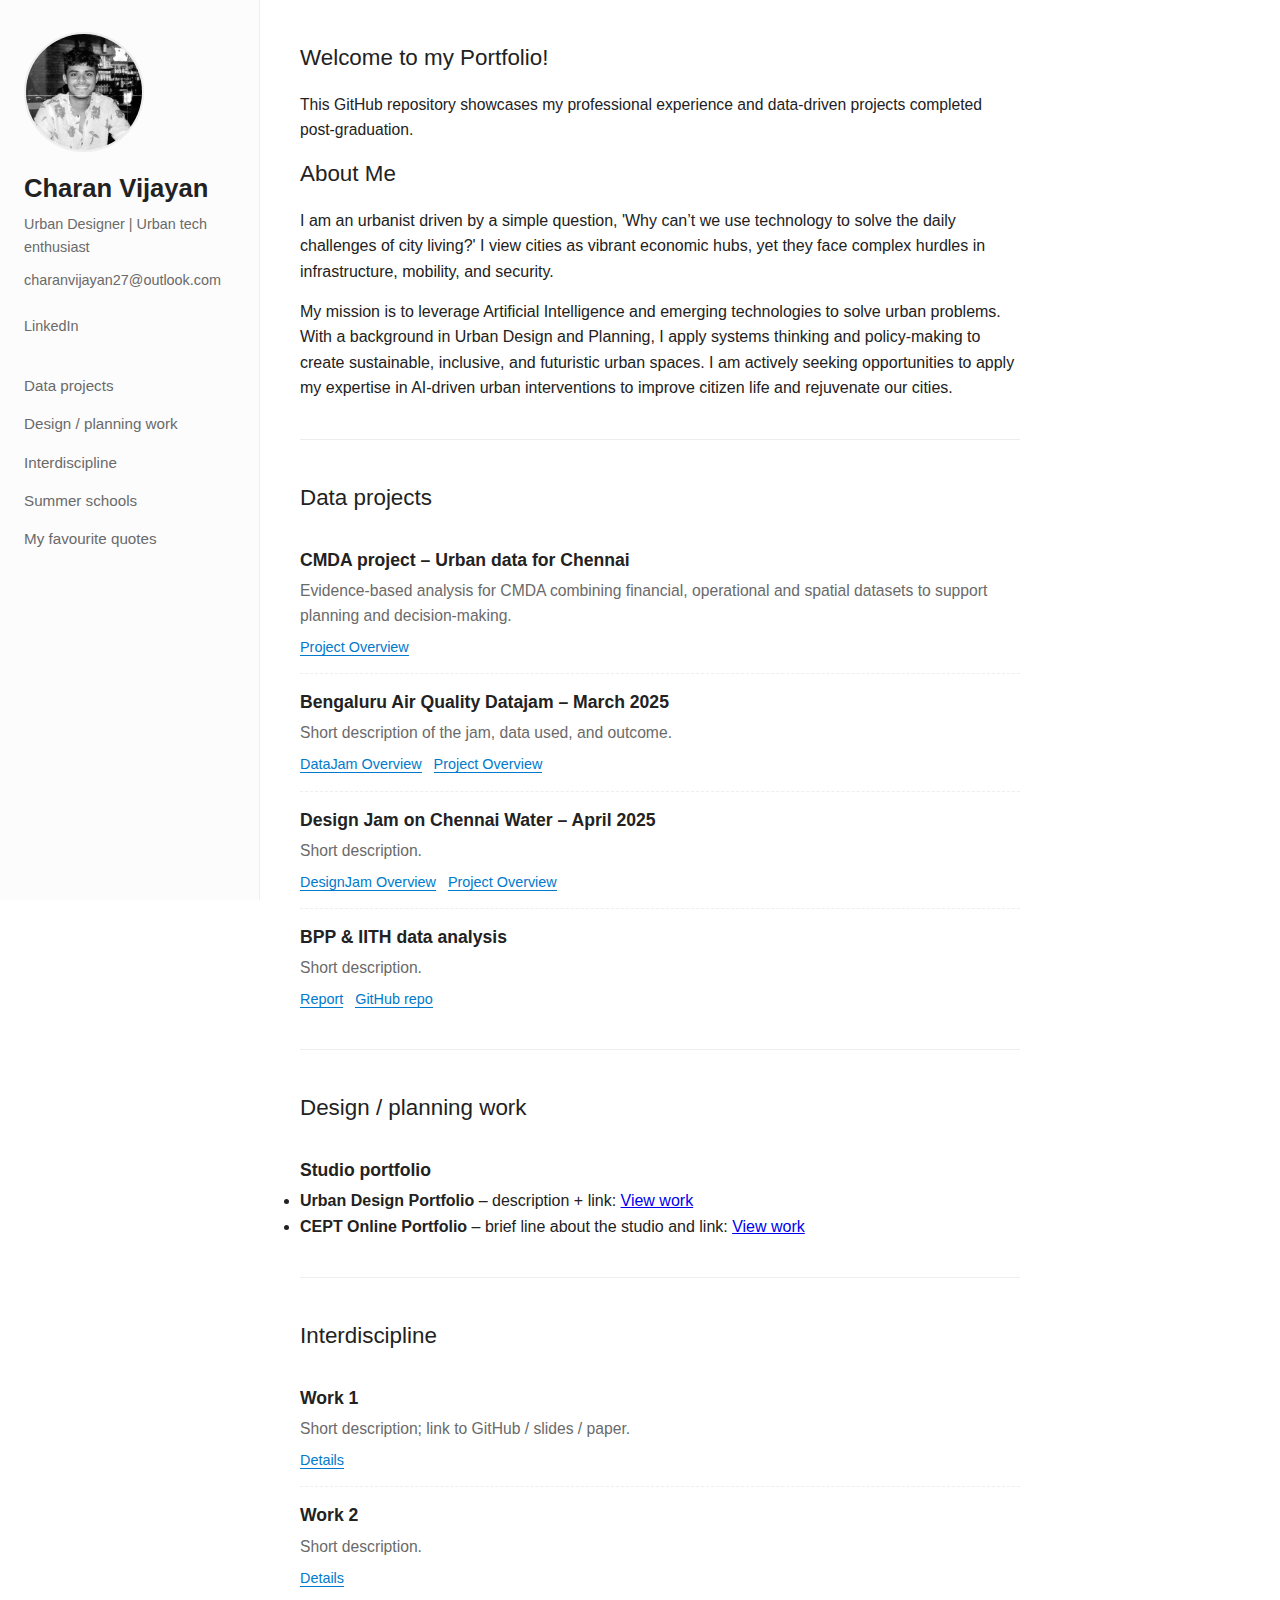
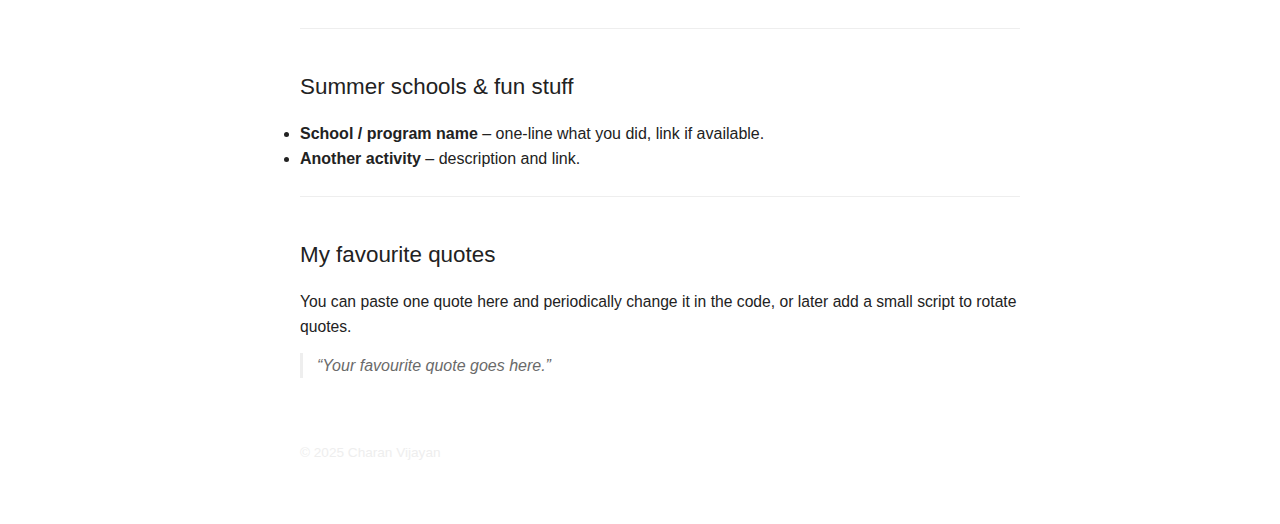
<file: index.html>
<!DOCTYPE html>
<html lang="en">
<head>
  <meta charset="UTF-8">
  <title>Charan Vijayan | A tech-efficient city enthusiast</title>
  <meta name="viewport" content="width=device-width, initial-scale=1.0">
  <!-- IMPORTANT: relative path, NOT starting with / -->
  <link rel="stylesheet" href="style.css">

<style>
    /* Small tweaks specific to this page */
    .hero-image {
      width: 100%;
      max-width: 900px;
      height: 260px;
      object-fit: cover;
      border-radius: 10px;
      margin: 0 auto 16px auto;
      display: block;
    }

    .thumb-grid {
      display: grid;
      grid-template-columns: repeat(auto-fit, minmax(260px, 1fr));
      gap: 16px;
      margin-top: 10px;
    }

    .thumb-card {
      border: 1px solid var(--border);
      border-radius: 8px;
      background: #fff;
      padding: 8px;
      font-size: 0.9rem;
    }

    .thumb-card img {
      width: 100%;
      height: 180px;        /* landscape thumbnails */
      object-fit: cover;    /* crop nicely */
      border-radius: 6px;
      margin-bottom: 6px;
      display: block;
    }

    .back-link {
      font-size: 0.9rem;
      margin-bottom: 16px;
      display: inline-block;
    }
</style>

   
</head>
<body>
 
  <!-- Left sidebar with photo and navigation -->
  <aside class="sidebar">
    <div class="sidebar-header">
      <img src="Profile photo.jpg" alt="Charan Vijayan Profile Photo" class="profile-photo">

      <h1>Charan Vijayan</h1>
      <p>Urban Designer | Urban tech enthusiast</p>
      <p class="contact">
        <a href="mailto:charanvijayan27@outlook.com">charanvijayan27@outlook.com</a><br>
        <a href="https://www.linkedin.com/in/charan-vijayan" target="_blank">LinkedIn</a>
      </p>
    </div>




    <nav class="sidebar-nav">
      <a href="#data-projects">Data projects</a>
      <a href="#design-planning">Design / planning work</a>
      <a href="#interdiscipline">Interdiscipline</a>
      <a href="#summer-schools">Summer schools</a>
      <a href="#quotes">My favourite quotes</a>
    </nav>
  </aside>

  <!-- Main content (no photo here) -->
  <main class="content">

    <section id="home" class="block">
      <h2>Welcome to my Portfolio!</h2>
      <p>
      This GitHub repository showcases my professional experience and data-driven projects completed post-graduation.
      </p>
      
       <h2>About Me</h2>
        </p>
I am an urbanist driven by a simple question, 'Why can’t we use technology to solve the daily challenges of city living?' I view cities as vibrant economic hubs, yet they face complex hurdles in infrastructure, mobility, and security.
       </p>
       </p>
My mission is to leverage Artificial Intelligence and emerging technologies to solve urban problems. With a background in Urban Design and Planning, I apply systems thinking and policy-making to create sustainable, inclusive, and futuristic urban spaces.
I am actively seeking opportunities to apply my expertise in AI-driven urban interventions to improve citizen life and rejuvenate our cities.
      </p>
     
    </section>

    <section id="data-projects" class="block">
      <h2>Data projects</h2>

      <article class="project">
        <h3>CMDA project – Urban data for Chennai</h3>
        <p>
          Evidence-based analysis for CMDA combining financial, operational and spatial datasets
          to support planning and decision-making.
        </p>
        <ul class="project-links">
          <li><a href="CMDA/index.html" target="_blank">Project Overview</a></li>
        </ul>
      </article>

      <article class="project">
        <h3>Bengaluru Air Quality Datajam – March 2025</h3>
        <p>Short description of the jam, data used, and outcome.</p>
        <ul class="project-links">
          <li><a href="https://opencity.in/bengaluru-air-quality-datajam-march-2025/" target="_blank">DataJam Overview</a></li>
          <li><a href="Datajam/index.html" target="_blank">Project Overview</a></li>
        </ul>
      </article>

      <article class="project">
        <h3>Design Jam on Chennai Water – April 2025</h3>
        <p>Short description.</p>
        <ul class="project-links">
          <li><a href="https://opencity.in/design-jam-on-chennai-water-april-2025/" target="_blank">DesignJam Overview</a></li>
          <li><a href="DesignJam/index.html" target="_blank">Project Overview</a></li>
        </ul>
      </article>

      <article class="project">
        <h3>BPP &amp; IITH data analysis</h3>
        <p>Short description.</p>
        <ul class="project-links">
          <li><a href="#" target="_blank">Report</a></li>
          <li><a href="#" target="_blank">GitHub repo</a></li>
        </ul>
      </article>
    </section>

    <section id="design-planning" class="block">
      <h2>Design / planning work</h2>

      <article class="project">
        <h3>Studio portfolio</h3>
        <ul>
            <li><strong>Urban Design Portfolio</strong> – description + link:
            <a href="Portfolio_Charan.pdf" target="_blank">View work</a>
          </li>
           <li><strong>CEPT Online Portfolio</strong> – brief line about the studio and link:
            <a href="https://portfolio.cept.ac.in/student/charan-v-ug180124" target="_blank">View work</a>
          </li>
        </ul>
      </article>
    </section>

    <section id="interdiscipline" class="block">
      <h2>Interdiscipline</h2>

      <article class="project">
        <h3>Work 1</h3>
        <p>Short description; link to GitHub / slides / paper.</p>
        <ul class="project-links">
          <li><a href="#" target="_blank">Details</a></li>
        </ul>
      </article>

      <article class="project">
        <h3>Work 2</h3>
        <p>Short description.</p>
        <ul class="project-links">
          <li><a href="#" target="_blank">Details</a></li>
        </ul>
      </article>
    </section>

    <section id="summer-schools" class="block">
      <h2>Summer schools &amp; fun stuff</h2>
      <ul>
        <li><strong>School / program name</strong> – one‑line what you did, link if available.</li>
        <li><strong>Another activity</strong> – description and link.</li>
      </ul>
    </section>

    <section id="quotes" class="block">
      <h2>My favourite quotes</h2>
      <p>
        You can paste one quote here and periodically change it in the code,
        or later add a small script to rotate quotes.
      </p>
      <blockquote>
        “Your favourite quote goes here.”
      </blockquote>
    </section>

    <footer class="footer">
      <p>&copy; 2025 Charan Vijayan</p>
    </footer>
  </main>
</body>
</html>
</file>
<file: style.css>
:root {
  --bg: #ffffff;
  --fg: #222222;
  --accent: #007ACC;
  --accent-soft: #f0f8ff;
  --muted: #6a6a6a;
  --border: #eeeeee;
  --sidebar-width: 260px;
  --font-body: "Helvetica Neue", Helvetica, Arial, sans-serif;
}

/* Reset */
* {
  margin: 0;
  padding: 0;
  box-sizing: border-box;
}

body {
  font-family: var(--font-body);
  background: var(--bg);
  color: var(--fg);
  line-height: 1.6;
}

/* LEFT SIDEBAR */
.sidebar {
  position: fixed;
  top: 0;
  left: 0;
  width: var(--sidebar-width);
  height: 100vh;
  padding: 32px 24px;
  border-right: 1px solid var(--border);
  background: #fcfcfc;
  overflow-y: auto;
}

.sidebar-header {
  margin-bottom: 32px;
}

.profile-photo {
  width: 120px;
  height: 120px;
  border-radius: 50%;
  object-fit: cover;
  display: block;
  margin: 0 0 16px 0;
  border: 2px solid var(--border);
}

.sidebar-header h1 {
  font-size: 1.6rem;
  margin-bottom: 4px;
}

.sidebar-header p {
  font-size: 0.9rem;
  color: var(--muted);
  margin-bottom: 10px;
}

.contact a {
  color: var(--muted);
  text-decoration: none;
  font-size: 0.9rem;
  display: block;
}

.contact a:hover {
  color: var(--accent);
  text-decoration: underline;
}

/* SIDE NAV LINKS */
.sidebar-nav {
  margin-top: 20px;
  display: flex;
  flex-direction: column;
  gap: 6px;
}

.sidebar-nav a {
  font-size: 0.95rem;
  color: var(--muted);
  text-decoration: none;
  padding: 4px 0;
  transition: color 0.15s ease;
}

.sidebar-nav a:hover {
  color: var(--accent);
}

/* MAIN CONTENT AREA */
.content {
  margin-left: calc(var(--sidebar-width) + 40px);  /* clears sidebar */
  padding: 40px 40px 60px 0;
  max-width: 760px;
}

/* SECTIONS */
.block {
  margin-bottom: 40px;
  padding-bottom: 24px;
  border-bottom: 1px solid var(--border);
}

.block:last-of-type {
  border-bottom: none;
}

.block h2 {
  font-size: 1.4rem;
  margin-bottom: 16px;
  font-weight: 500;
}

.block p {
  margin-bottom: 14px;
  font-size: 0.98rem;
}

/* PROJECT CARDS */
.project {
  padding: 14px 0;
  border-bottom: 1px dashed var(--border);
}

.project:last-of-type {
  border-bottom: none;
}

.project h3 {
  font-size: 1.1rem;
  margin-bottom: 4px;
}

.project p {
  margin-bottom: 8px;
  color: var(--muted);
}

.project-links {
  list-style: none;
  padding: 0;
  display: flex;
  flex-wrap: wrap;
  gap: 12px;
  font-size: 0.9rem;
}

.project-links a {
  color: var(--accent);
  text-decoration: none;
  border-bottom: 1px solid var(--accent);
}

.project-links a:hover {
  opacity: 0.8;
}

/* QUOTES & FOOTER */
blockquote {
  margin-top: 10px;
  padding-left: 14px;
  border-left: 3px solid var(--border);
  font-style: italic;
  color: var(--muted);
}

.footer {
  margin-top: 24px;
  font-size: 0.85rem;
  color: var(--border);
}

/* MOBILE: sidebar on top, content full width */
@media (max-width: 800px) {
  .sidebar {
    position: static;
    width: 100%;
    height: auto;
    border-right: none;
    border-bottom: 1px solid var(--border);
  }

  .sidebar-header {
    text-align: center;
  }

  .profile-photo {
    margin: 0 auto 10px;
  }

  .content {
  margin-left: 260px;      /* same as --sidebar-width */
  padding: 40px 40px 60px; /* top, right, bottom; left padding 40 */
  max-width: 760px;
 }

}
</file>
